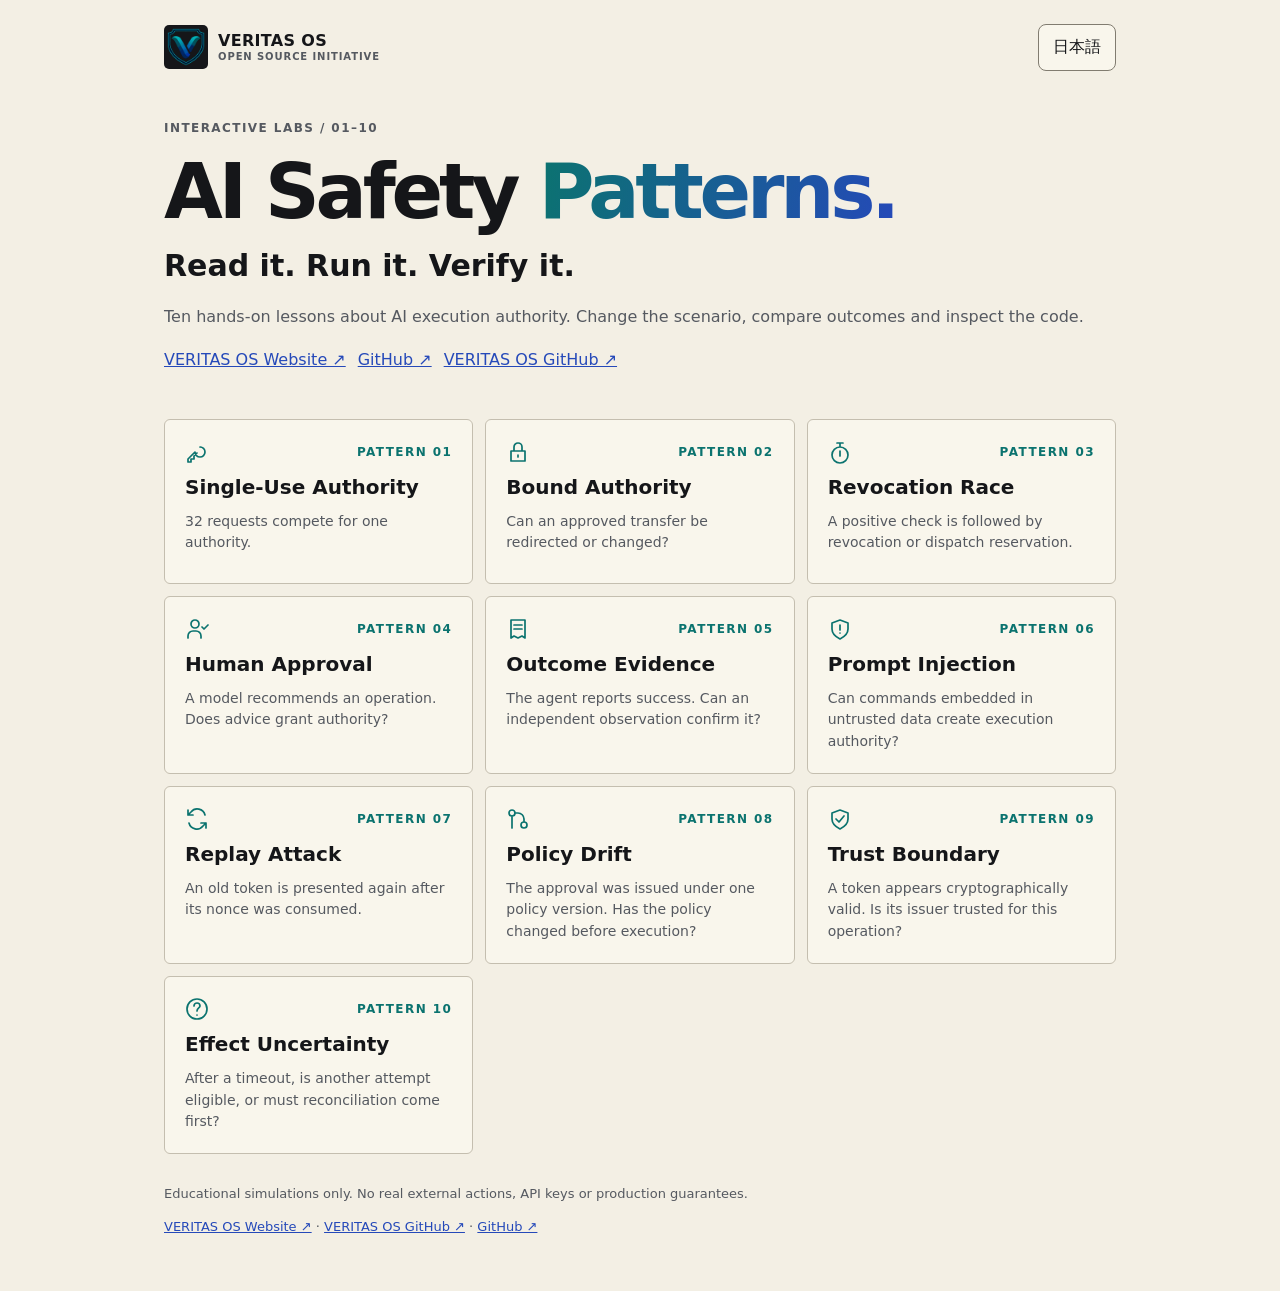
<file: demo/index.html>
<!doctype html>
<html lang="en"><head><meta charset="utf-8"><meta name="viewport" content="width=device-width,initial-scale=1"><meta name="theme-color" content="#f3efe4"><link rel="stylesheet" href="theme.css"><title>AI Safety Patterns — Interactive labs</title><meta name="description" content="Ten interactive lessons on AI execution authority. Read it. Run it. Verify it."><link rel="stylesheet" href="style.css"><link rel="icon" type="image/png" href="veritas-mark.png"><link rel="stylesheet" href="brand.css"></head>
<body><main><header><a class="veritas-brand" href="https://veritas-website-navy.vercel.app/"><img src="veritas-mark-192.png" width="44" height="44" alt=""><span><strong>VERITAS OS</strong><small>OPEN SOURCE INITIATIVE</small></span></a><button id="lang" type="button">日本語</button></header><section class="hero"><span class="eyebrow">INTERACTIVE LABS / 01–10</span><h1>AI Safety <span>Patterns.</span></h1><p id="tagline">Read it. Run it. Verify it.</p><p id="intro">Explore what can go wrong when AI acts — and compare narrowly scoped design improvements.</p><div class="links"><a class="official-site" href="https://veritas-website-navy.vercel.app/" data-site-link>VERITAS OS Website ↗</a><a href="https://github.com/veritasfuji-japan/ai-safety-patterns">GitHub ↗</a><a href="https://github.com/veritasfuji-japan/veritas_os">VERITAS OS GitHub ↗</a></div></section>
<div id="catalog" class="catalog"></div>
<section id="lab" hidden aria-labelledby="lab-title"><span class="eyebrow" id="lab-number"></span><h2 id="lab-title"></h2><p id="scenario"></p><label for="choice" id="choice-label"></label><select id="choice"></select><div id="details" hidden></div><div class="controls"><button class="primary" id="run" type="button"></button><button id="reset" type="button"></button></div><div class="comparison"><article><h3 id="unsafe"></h3><strong id="bad-result" class="result">—</strong><p id="bad-explanation"></p></article><article><h3 id="improved"></h3><strong id="good-result" class="result">—</strong><p id="good-explanation"></p></article></div><p id="verdict" role="status"></p><h3 id="limit-title"></h3><p id="limits"></p><a href="https://github.com/veritasfuji-japan/ai-safety-patterns/blob/main/safety_patterns.py" id="code-link">Python examples ↗</a></section>
<footer><p id="footer">Educational simulations only. No real external actions, API keys or production guarantees.</p><a class="official-site" href="https://veritas-website-navy.vercel.app/" data-site-link>VERITAS OS Website ↗</a> · <a href="https://github.com/veritasfuji-japan/veritas_os">VERITAS OS GitHub ↗</a> · <a href="https://github.com/veritasfuji-japan/ai-safety-patterns">GitHub ↗</a></footer></main><script src="model.js"></script><script src="app.js"></script></body></html>
</file>
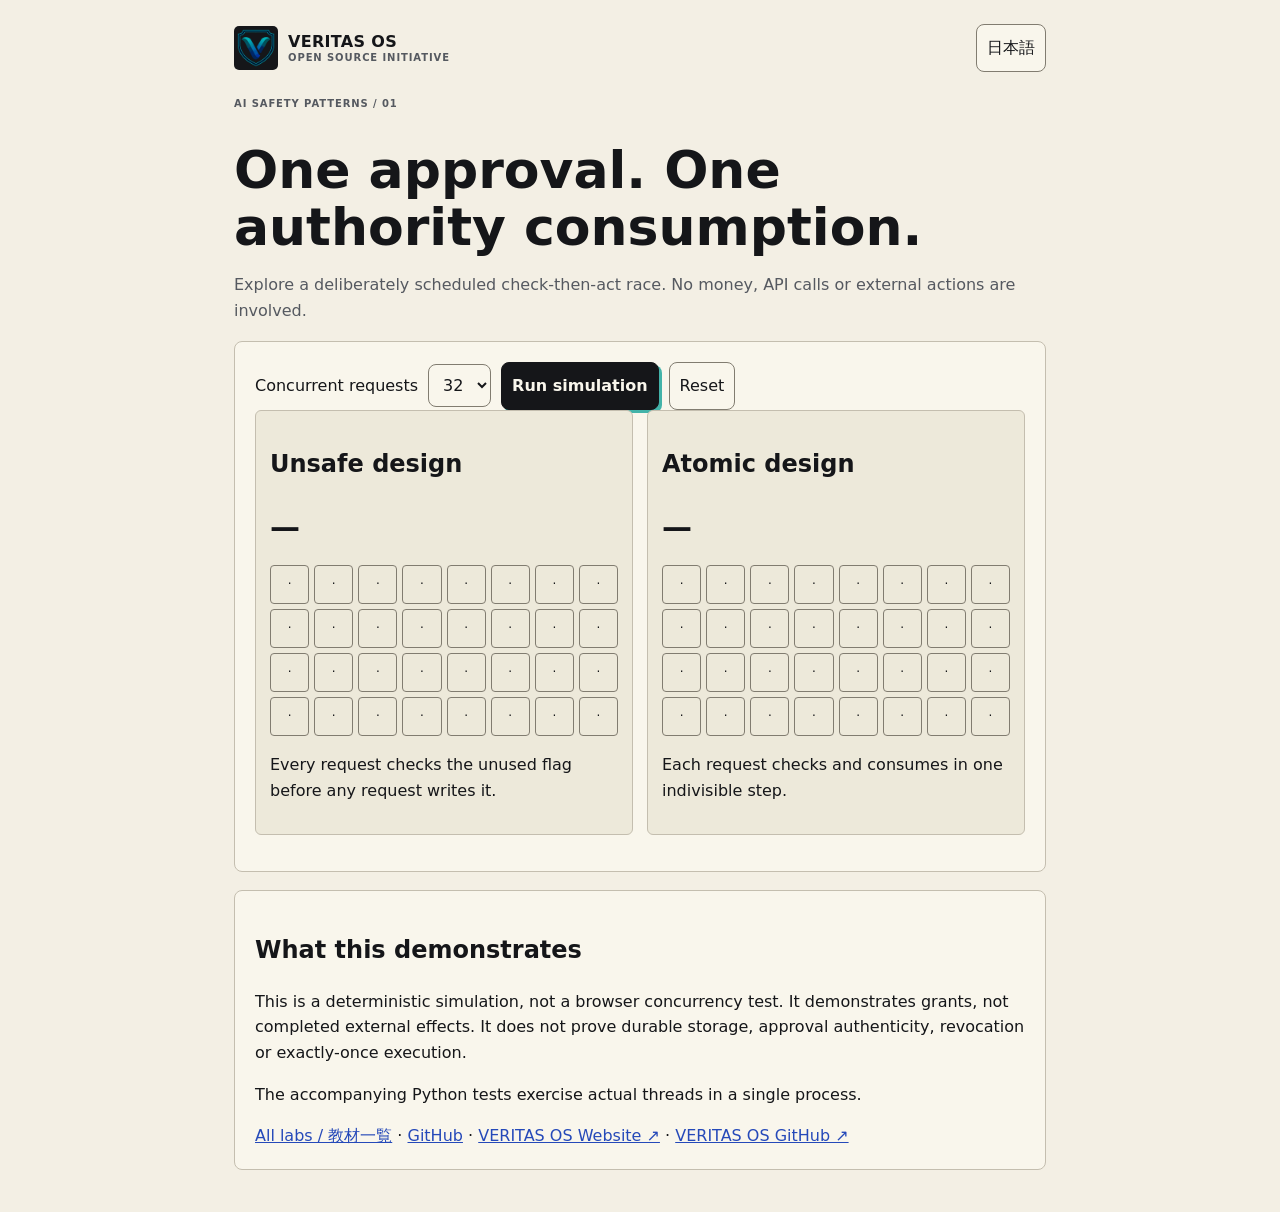
<file: demo/single-use.html>
<!doctype html><html lang="en"><head><meta charset="utf-8"><meta name="viewport" content="width=device-width,initial-scale=1"><meta name="theme-color" content="#f3efe4"><link rel="stylesheet" href="theme.css"><title>AI Safety Patterns — Single-use authority</title><style>
*{box-sizing:border-box}body{margin:0;background:var(--bg);color:var(--ink);font:16px/1.6 system-ui,sans-serif}main{max-width:860px;margin:auto;padding:24px}header{display:flex;justify-content:space-between;align-items:center;gap:12px}small,.muted{color:var(--muted)}h1{font-size:clamp(30px,6vw,52px);line-height:1.1;margin:30px 0 12px}button,select{font:inherit;color:inherit;background:var(--surface);border:1px solid var(--control-border);border-radius:8px;padding:10px;cursor:pointer}button:focus-visible,select:focus-visible,a:focus-visible{outline:3px solid var(--teal)}button.primary{background:var(--ink);color:var(--on-solid);font-weight:700;border:1px solid var(--ink);box-shadow:3px 3px 0 var(--accent-shadow)}section{border:1px solid var(--border);border-radius:8px;padding:20px;margin:18px 0;background:var(--surface)}.controls{display:flex;gap:10px;flex-wrap:wrap;align-items:center}.panels{display:grid;grid-template-columns:1fr 1fr;gap:14px}.panel{min-width:0;padding:14px;background:var(--panel);border:1px solid var(--border);border-radius:6px}.cells{display:grid;grid-template-columns:repeat(8,1fr);gap:5px;margin:14px 0}.cell{aspect-ratio:1;border:1px solid var(--control-border);border-radius:4px;display:grid;place-items:center;font-size:12px}.cell{transition:background-color .18s ease} @media(prefers-reduced-motion:reduce){.cell{transition:none}} .bad{background:var(--risk);color:var(--on-solid)}.good{background:var(--protected);color:var(--on-solid)}.denied{background:var(--muted);color:var(--on-solid)}.count{font-size:30px;font-weight:700}a{color:var(--blue)}pre{white-space:pre-wrap;font-size:13px} @media(max-width:550px){main{padding:16px}.panels{grid-template-columns:1fr}} </style><link rel="icon" type="image/png" href="veritas-mark.png"><link rel="stylesheet" href="brand.css"></head><body><main><header><a class="veritas-brand" href="https://veritas-website-navy.vercel.app/"><img src="veritas-mark-192.png" width="44" height="44" alt=""><span><strong>VERITAS OS</strong><small>OPEN SOURCE INITIATIVE</small></span></a><button id="lang">日本語</button></header><p class="brand-context">AI SAFETY PATTERNS / 01</p><h1 data-t="title"></h1><p class="muted" data-t="intro"></p><section><div class="controls"><label for="n" data-t="requests"></label><select id="n"><option>2</option><option>8</option><option selected>32</option><option>64</option></select><button class="primary" id="run" data-t="run"></button><button id="reset" data-t="reset"></button></div><div class="panels"><div class="panel"><h2 data-t="unsafe"></h2><div class="count" id="uc">—</div><div class="cells" id="ug" aria-hidden="true"></div><p data-t="unsafeDesc"></p></div><div class="panel"><h2 data-t="safe"></h2><div class="count" id="sc">—</div><div class="cells" id="sg" aria-hidden="true"></div><p data-t="safeDesc"></p></div></div><p id="result" role="status"></p></section><section><h2 data-t="limitsTitle"></h2><p data-t="limits"></p><p data-t="python"></p><a id="all-labs" href="index.html">All labs / 教材一覧</a> · <a href="https://github.com/veritasfuji-japan/ai-safety-patterns">GitHub</a> · <a class="official-site" href="https://veritas-website-navy.vercel.app/" data-site-link>VERITAS OS Website ↗</a> · <a href="https://github.com/veritasfuji-japan/veritas_os">VERITAS OS GitHub ↗</a></section></main><script>
const strings={en:{title:'One approval. One authority consumption.',intro:'Explore a deliberately scheduled check-then-act race. No money, API calls or external actions are involved.',requests:'Concurrent requests',run:'Run simulation',reset:'Reset',unsafe:'Unsafe design',safe:'Atomic design',unsafeDesc:'Every request checks the unused flag before any request writes it.',safeDesc:'Each request checks and consumes in one indivisible step.',limitsTitle:'What this demonstrates',limits:'This is a deterministic simulation, not a browser concurrency test. It demonstrates grants, not completed external effects. It does not prove durable storage, approval authenticity, revocation or exactly-once execution.',python:'The accompanying Python tests exercise actual threads in a single process.',grants:'grants',denials:'denials'},ja:{title:'1回の承認。1回の権限消費。',intro:'確認と更新の競合を意図的に再現します。送金・API通信・外部操作は行いません。',requests:'並行要求数',run:'シミュレーション実行',reset:'リセット',unsafe:'危険な設計',safe:'原子的な設計',unsafeDesc:'すべての要求が未消費状態を確認してから、消費状態を更新します。',safeDesc:'確認と消費を分割できない一つの操作として行います。',limitsTitle:'保証範囲',limits:'決定論的なシミュレーションであり、ブラウザの実並行処理テストではありません。実行許可を示すもので、外部処理の完了を示しません。永続化・承認の真正性・取消し・外部処理の一回限りの成立は保証しません。',python:'付属のPythonテストは単一プロセス内で実際のスレッドを使用します。',grants:'許可',denials:'拒否'}};
let lang=new URLSearchParams(location.search).get('lang')==='ja'?'ja':'en',ran=false;const $=id=>document.getElementById(id);function simulate(n,atomic){let consumed=false; if(!atomic){const checked=Array.from({length:n},()=>!consumed);return checked.map(ok=>{if(ok)consumed=true;return ok})}return Array.from({length:n},()=>{if(consumed)return false;consumed=true;return true})}function render(){const t=strings[lang],n=Number($('n').value);document.documentElement.lang=lang;document.querySelectorAll('[data-site-link]').forEach(a=>a.textContent=lang==='ja'?'VERITAS OS 公式サイト ↗':'VERITAS OS Website ↗');$('all-labs').href='index.html'+(lang==='ja'?'?lang=ja':'');document.querySelectorAll('[data-t]').forEach(e=>e.textContent=t[e.dataset.t]);$('lang').textContent=lang==='en'?'日本語':'English';for(const [g,c,atomic] of [['ug','uc',false],['sg','sc',true]]){const results=simulate(n,atomic);$(g).replaceChildren();for(const ok of results){const e=document.createElement('span');e.className='cell'+(ran?' '+(ok?(atomic?'good':'bad'):'denied'):'');e.textContent=ran?(ok?'✓':'×'):'·';$(g).append(e)}$(c).textContent=ran?`${results.filter(Boolean).length} / ${n} ${t.grants}`:'—'}$('result').textContent=ran?`${t.unsafe}: ${n} ${t.grants}, 0 ${t.denials}. ${t.safe}: 1 ${t.grants}, ${n-1} ${t.denials}.`:''} $('run').onclick=()=>{ran=true;render()};$('reset').onclick=$('n').onchange=()=>{ran=false;render()};$('lang').onclick=()=>{lang=lang==='en'?'ja':'en';render()};render();</script></body></html>
</file>
<file: demo/theme.css>
/* Paper palette sampled from the owner-supplied VERITAS website screenshots.
   Semantic result colors are intentionally distinct from brand accents. */
:root {
  color-scheme: light;
  --bg: #f3efe4;
  --surface: #f9f6ec;
  --panel: #ede9da;
  --ink: #151619;
  --muted: #555960;
  --border: #c4beaf;
  --control-border: #817c70;
  --teal: #0b736f;
  --blue: #2549b9;
  --accent-shadow: #43b3a9;
  --risk: #a12637;
  --protected: #176b50;
  --unknown: #555960;
  --on-solid: #f9f6ec;
}
</file>
<file: demo/style.css>
*{box-sizing:border-box}html{scroll-behavior:smooth}body{margin:0;background:var(--bg);color:var(--ink);font:16px/1.55 system-ui,sans-serif}main{max-width:1000px;margin:auto;padding:24px}header{display:flex;justify-content:space-between;align-items:center;gap:12px}.eyebrow{font:600 12px/1.5 system-ui;letter-spacing:.12em;color:var(--muted)}.hero{padding:44px 0 28px}h1{font-size:clamp(40px,8vw,76px);letter-spacing:-.055em;line-height:1.04;margin:12px 0}h1 span{color:var(--teal)}
@supports (background-clip:text) or (-webkit-background-clip:text){h1 span{background:linear-gradient(105deg,var(--teal),var(--blue));-webkit-background-clip:text;background-clip:text;-webkit-text-fill-color:transparent}}#tagline{font-size:clamp(20px,4vw,30px);margin:10px 0;font-weight:650}#intro,footer{color:var(--muted)}.links,.controls{display:flex;flex-wrap:wrap;gap:12px;margin:18px 0}a{color:var(--blue)}button,select{font:inherit;color:inherit;background:var(--surface);border:1px solid var(--control-border);border-radius:8px;padding:10px 14px;cursor:pointer}button:focus-visible,select:focus-visible,a:focus-visible{outline:3px solid var(--teal);outline-offset:3px}.primary{background:var(--ink);color:var(--on-solid);border-color:var(--ink);font-weight:700;box-shadow:3px 3px 0 var(--accent-shadow)}.catalog{display:grid;grid-template-columns:repeat(auto-fit,minmax(min(100%,250px),1fr));gap:12px}.tile{display:block;width:100%;text-align:left;text-decoration:none;border:1px solid var(--border);border-radius:6px;background:var(--surface);padding:20px;color:inherit;min-height:145px}.tile:hover{border-color:var(--teal)}.tile .eyebrow{color:var(--teal)}.tile strong{display:block;font-size:20px;margin:8px 0}.tile p{margin:0;color:var(--muted);font-size:14px}#lab{margin:24px 0;padding:24px;border:1px solid var(--border);background:var(--surface);border-radius:8px;scroll-margin-top:12px}#lab h2{font-size:clamp(24px,5vw,36px);line-height:1.2;margin:10px 0}label{display:block;margin:16px 0 6px}select{max-width:100%;width:100%}.comparison{display:grid;grid-template-columns:1fr 1fr;gap:10px}.comparison article{min-width:0;background:var(--panel);border:1px solid var(--border);border-radius:6px;padding:16px}.comparison h3{font-size:16px;margin:0 0 8px}.result{font-size:clamp(20px,4vw,32px);overflow-wrap:anywhere}.result.risk{color:var(--risk)}.result.protected{color:var(--protected)}.result.unknown{color:var(--unknown)}.comparison p{font-size:14px;color:var(--muted)}#verdict{font-weight:600}footer{margin:30px 0;font-size:13px}@media(max-width:480px){main{padding:16px}#lab{padding:14px}.comparison article{padding:10px}}@media(prefers-reduced-motion:reduce){html{scroll-behavior:auto}}
.diff-table{width:100%;border-collapse:collapse;margin:16px 0;table-layout:fixed;font-size:14px}.diff-table th,.diff-table td{text-align:left;padding:8px;border-bottom:1px solid var(--border);overflow-wrap:anywhere;vertical-align:top}.diff-table .changed{color:var(--risk);font-weight:700} @media(max-width:480px){.diff-table th,.diff-table td{padding:5px;font-size:12px}}

button:not(.primary):hover,select:hover{border-color:var(--teal)}
a:hover{color:var(--teal)}

/* Two columns at common phone widths, one on narrower screens. */
.catalog{grid-template-columns:repeat(2,minmax(0,1fr))}
.tile{min-width:0;overflow-wrap:anywhere;min-height:165px}
.tile-meta{display:flex;align-items:center;justify-content:space-between;gap:6px}
.tile-icon{color:var(--teal);flex-shrink:0}
@media(min-width:800px){.catalog{grid-template-columns:repeat(3,minmax(0,1fr))}}
@media(max-width:480px){.catalog{gap:10px}.tile{padding:12px;min-height:145px}.tile strong{font-size:17px}.tile .eyebrow{font-size:10px;letter-spacing:.04em}}
@media(max-width:350px){.catalog{grid-template-columns:1fr}}
</file>
<file: demo/brand.css>
/* Shared brand treatment. The mark is cropped and resized from the owner-supplied logo. */
.veritas-brand{display:inline-flex;align-items:center;gap:10px;min-width:0;color:var(--ink);text-decoration:none}
.veritas-brand img{display:block;width:44px;height:44px;flex:0 0 44px;object-fit:contain;background:var(--ink);padding:3px;border-radius:5px}
.veritas-brand span{min-width:0;line-height:1.25}
.veritas-brand strong{display:block;font-size:16px;letter-spacing:.02em}
.veritas-brand small,.brand-context{display:block;font-size:10px;font-weight:600;letter-spacing:.09em;color:var(--muted)}
.veritas-brand:focus-visible{outline:3px solid var(--teal);outline-offset:4px;border-radius:4px}
header #lang{flex-shrink:0}
.brand-context{margin:24px 0 0}
@media(max-width:360px){.veritas-brand{gap:6px}.veritas-brand img{width:36px;height:36px;flex-basis:36px}.veritas-brand small{font-size:9px}}
</file>
